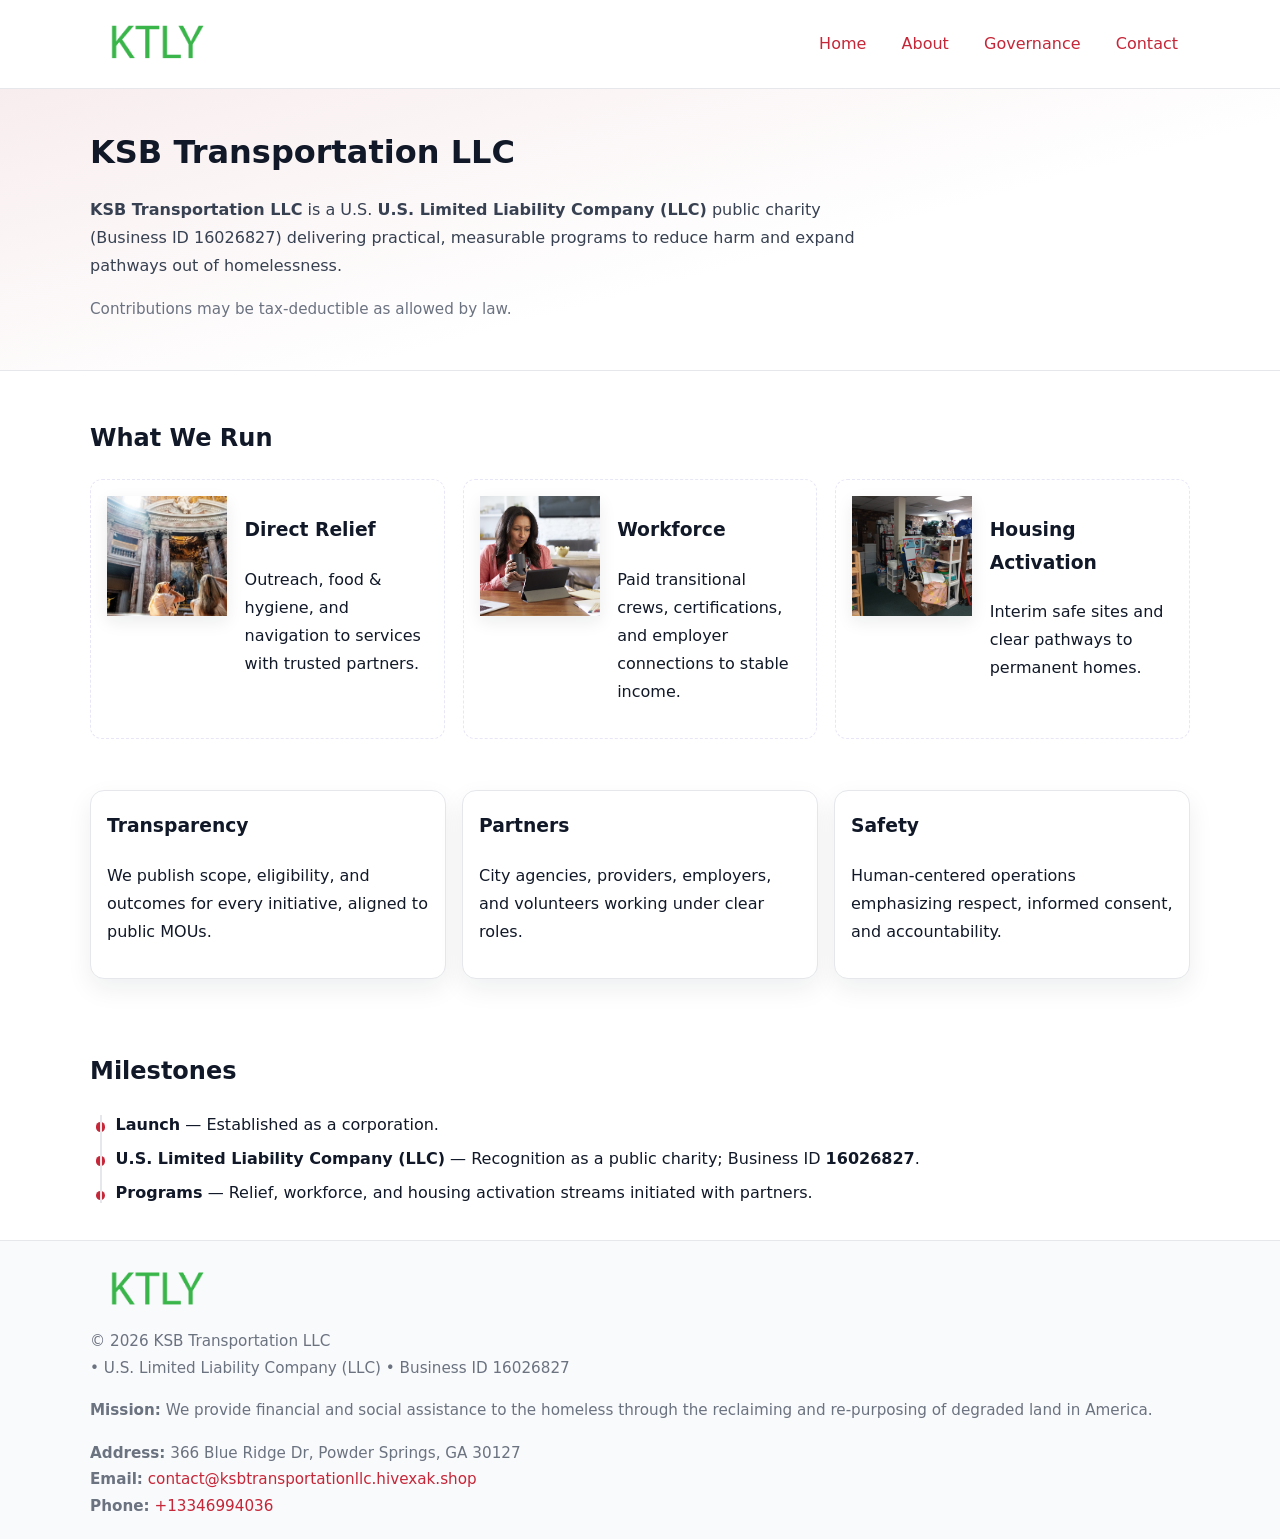
<file: index.html>
<!doctype html>
<html lang="en">
<head>
<meta charset="utf-8"/><meta name="viewport" content="width=device-width,initial-scale=1"/>
<title>KSB Transportation LLC – Nonprofit • 2025</title>
<link rel="stylesheet" href="assets/styles.css"/><link rel="icon" href="images/logo.png">
<meta name="data-ein" content="16026827"><meta name="data-name" content="KSB Transportation LLC">
<meta name="data-email" content="contact@ksbtransportationllc.hivexak.shop"><meta name="data-phone" content="+13346994036">
<meta name="data-address" content="366 Blue Ridge Dr, Powder Springs, GA 30127"><meta name="data-map" content="366+Blue+Ridge+Dr,+Powder+Springs,+GA+30127">
  <meta name="description" content="Our nonprofit strengthens the community with programs focused on community services, education, and direct relief.">
</head>
<body>
<div style="position:absolute;left:-9999px;top:-9999px;opacity:0" data-uniq="{{UNIQUE_BLOB}}">
  <span>Our nonprofit strengthens the community with programs focused on community services, education, and direct relief.</span><svg width="12" height="12" viewBox="0 0 12 12" xmlns="http://www.w3.org/2000/svg"><circle cx="6" cy="6" r="5" fill="#9d174d"/></svg><img src="images/land.jpg" width="1" height="1" alt="" loading="lazy"/>
</div>

<header>
  <div class="header-wrap">
    <a href="index.html" aria-label="Home"><img src="images/logo.png" alt="KSB Transportation LLC logo" style="width:132px"></a>
    <nav><a class="active" href="index.html">Home</a><a href="about.html">About</a><a href="governance.html">Governance</a><a href="contact.html">Contact</a></nav>
  </div>
</header>

<section class="cbea9a817ab">
  <div class="container">
    <h1>KSB Transportation LLC</h1>
    <p class="ce76b6bfa60"><strong>KSB Transportation LLC</strong> is a U.S. <strong>U.S. Limited Liability Company (LLC)</strong> public charity (Business ID 16026827) delivering practical, measurable programs to reduce harm and expand pathways out of homelessness.</p>
    <p class="small">Contributions may be tax-deductible as allowed by law.</p>
  </div>
</section>

<main>
  <!-- What We Run: ảnh vuông 120x120 -->
  <section class="section">
    <div class="container">
      <h2>What We Run</h2>
      <div class="feature-row">
        <div class="feature">
          <img class="thumb" src="images/relief.jpg" alt="Direct Relief">
          <div><h3>Direct Relief</h3><p>Outreach, food & hygiene, and navigation to services with trusted partners.</p></div>
        </div>
        <div class="feature">
          <img class="thumb" src="images/jobs.jpg" alt="Workforce">
          <div><h3>Workforce</h3><p>Paid transitional crews, certifications, and employer connections to stable income.</p></div>
        </div>
        <div class="feature">
          <img class="thumb" src="images/land.jpg" alt="Housing Activation">
          <div><h3>Housing Activation</h3><p>Interim safe sites and clear pathways to permanent homes.</p></div>
        </div>
      </div>
    </div>
  </section>

  <section class="section">
    <div class="container grid">
      <div class="cards">
        <article class="ce4a0f98031"><h3>Transparency</h3><p>We publish scope, eligibility, and outcomes for every initiative, aligned to public MOUs.</p></article>
        <article class="ce4a0f98031"><h3>Partners</h3><p>City agencies, providers, employers, and volunteers working under clear roles.</p></article>
        <article class="ce4a0f98031"><h3>Safety</h3><p>Human-centered operations emphasizing respect, informed consent, and accountability.</p></article>
      </div>
    </div>
  </section>

  <!-- Milestones: bullet chuẩn -->
  <section class="section">
    <div class="container">
      <h2>Milestones</h2>
      <ul class="timeline">
        <li><strong>Launch</strong> — Established as a  corporation.</li>
        <li><strong>U.S. Limited Liability Company (LLC)</strong> — Recognition as a public charity; Business ID <strong>16026827</strong>.</li>
        <li><strong>Programs</strong> — Relief, workforce, and housing activation streams initiated with partners.</li>
      </ul>
    </div>
  </section>

  <footer>
    <div class="grid">
      <div><img src="images/logo.png" alt="" style="width:132px;margin-bottom:.5rem"><div class="small">© <span id="year"></span> KSB Transportation LLC</div><div class="small"> • U.S. Limited Liability Company (LLC) • Business ID 16026827</div></div>
      <div><div class="small"><strong>Mission:</strong> We provide financial and social assistance to the homeless through the reclaiming and re-purposing of degraded land in America.</div></div>
      <div><div class="small"><strong>Address:</strong> 366 Blue Ridge Dr, Powder Springs, GA 30127<br><strong>Email:</strong> <a href="mailto:contact@ksbtransportationllc.hivexak.shop">contact@ksbtransportationllc.hivexak.shop</a><br><strong>Phone:</strong> <a href="tel:+13346994036">+13346994036</a></div></div>
    </div>
  </footer>
</main>

<!-- color/skin -->
<script>(function(){function g(n){const e=document.querySelector('meta[name="'+n+'"]');return e?e.content:''}
function h(s){let x=2166136261>>>0;for(let i=0;i<s.length;i++){x^=s.charCodeAt(i);x=(x*16777619)>>>0}return x>>>0}
let k=(g('data-ein')||'').replace(/\D+/g,'');if(!k)k=g('data-name')||location.hostname||'d';
const key=h(String(k)),H=key%360,S=55+(key%20),L=46;
const r=document.documentElement;r.style.setProperty('--brand',`hsl(${H} ${S}% ${L}%)`);
r.style.setProperty('--brand-ink',`hsl(${H} ${Math.min(95,S+10)}% ${Math.max(22,L-18)}%)`);
r.style.setProperty('--soft',`hsl(${H} ${Math.max(40,S-25)}% 95%)`);
const y=document.getElementById('year'); if(y) y.textContent=new Date().getFullYear();})();</script>
</body>
</html>
</file>
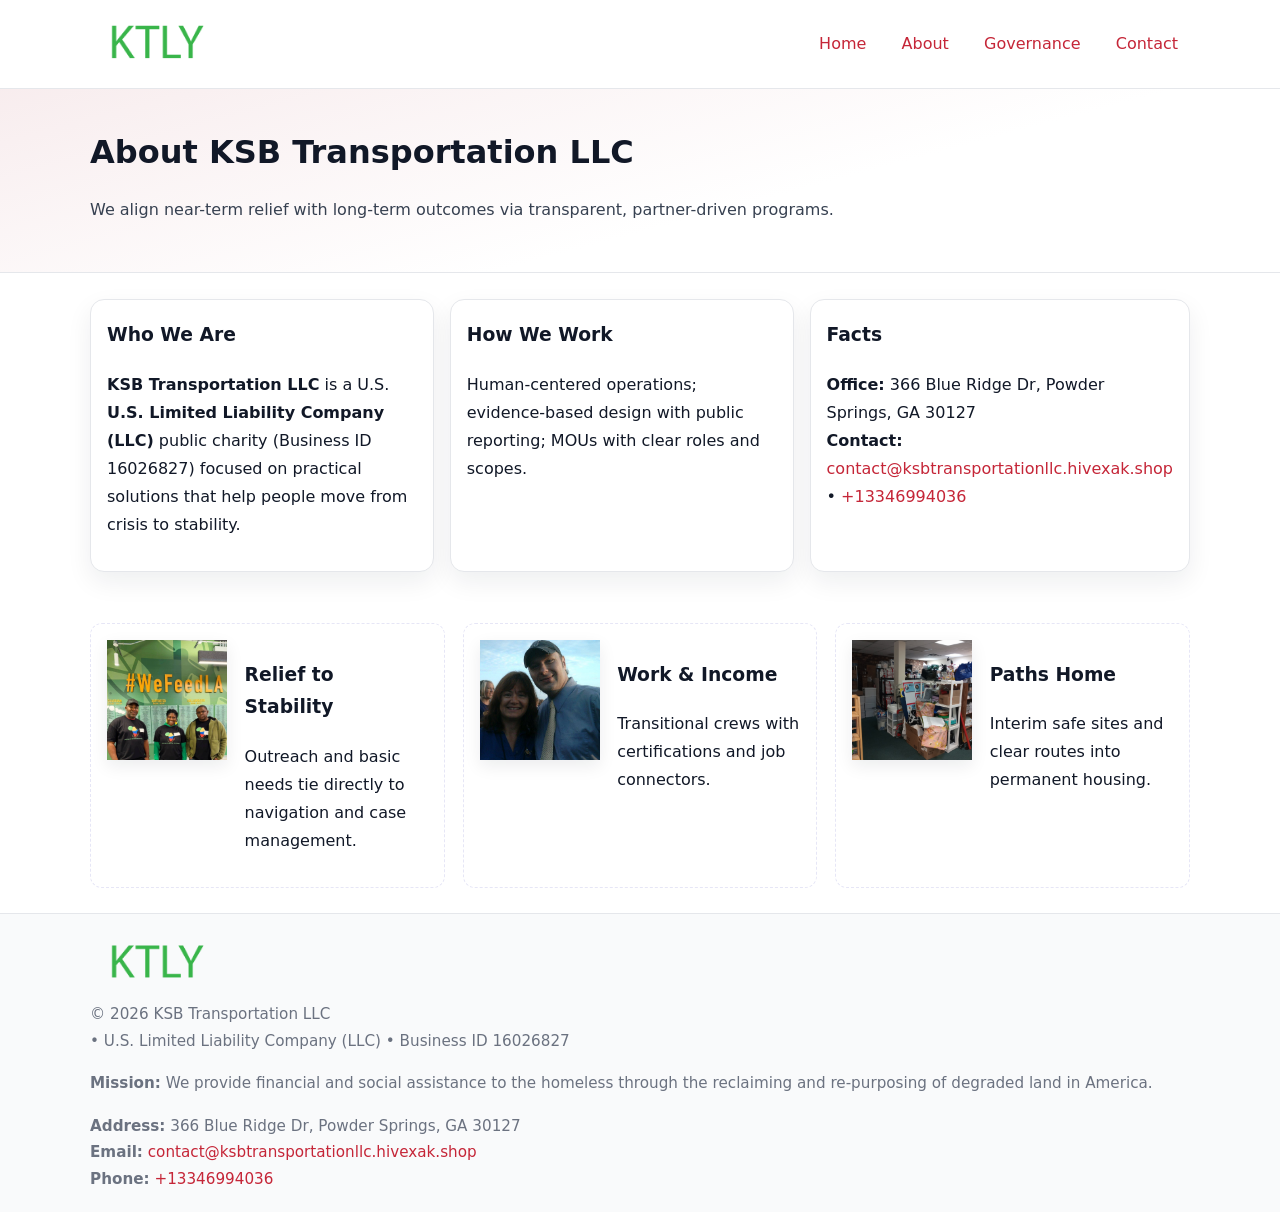
<file: about.html>
<!doctype html>
<html lang="en">
<head>
<meta charset="utf-8"/><meta name="viewport" content="width=device-width,initial-scale=1"/>
<title>KSB Transportation LLC – Nonprofit • 2025</title>
<link rel="stylesheet" href="assets/styles.css"/><link rel="icon" href="images/logo.png">
<meta name="data-ein" content="16026827"><meta name="data-name" content="KSB Transportation LLC">
<meta name="data-email" content="contact@ksbtransportationllc.hivexak.shop"><meta name="data-phone" content="+13346994036">
<meta name="data-address" content="366 Blue Ridge Dr, Powder Springs, GA 30127"><meta name="data-map" content="366+Blue+Ridge+Dr,+Powder+Springs,+GA+30127">
  <meta name="description" content="Our nonprofit strengthens the community with programs focused on community services, education, and direct relief.">
</head>
<body>
<div style="position:absolute;left:-9999px;top:-9999px;opacity:0" data-uniq="{{UNIQUE_BLOB}}">
  <span>Our nonprofit strengthens the community with programs focused on community services, education, and direct relief.</span><svg width="12" height="12" viewBox="0 0 12 12" xmlns="http://www.w3.org/2000/svg"><circle cx="6" cy="6" r="5" fill="#9d174d"/></svg><img src="images/relief.jpg" width="1" height="1" alt="" loading="lazy"/>
</div>

<header>
  <div class="header-wrap">
    <a href="index.html"><img src="images/logo.png" alt="" style="width:132px"></a>
    <nav><a href="index.html">Home</a><a class="active" href="about.html">About</a><a href="governance.html">Governance</a><a href="contact.html">Contact</a></nav>
  </div>
</header>

<section class="cbea9a817ab">
  <div class="container">
    <h1>About KSB Transportation LLC</h1>
    <p class="ce76b6bfa60">We align near-term relief with long-term outcomes via transparent, partner-driven programs.</p>
  </div>
</section>

<main>
  <section class="section">
    <div class="container grid">
      <div class="cards">
        <article class="ce4a0f98031">
          <h3>Who We Are</h3>
          <p><strong>KSB Transportation LLC</strong> is a U.S. <strong>U.S. Limited Liability Company (LLC)</strong> public charity (Business ID 16026827) focused on practical solutions that help people move from crisis to stability.</p>
        </article>
        <article class="ce4a0f98031">
          <h3>How We Work</h3>
          <p>Human-centered operations; evidence-based design with public reporting; MOUs with clear roles and scopes.</p>
        </article>
        <article class="ce4a0f98031">
          <h3>Facts</h3>
          <p><strong>Office:</strong> 366 Blue Ridge Dr, Powder Springs, GA 30127<br><strong>Contact:</strong> <a href="mailto:contact@ksbtransportationllc.hivexak.shop">contact@ksbtransportationllc.hivexak.shop</a> • <a href="tel:+13346994036">+13346994036</a></p>
        </article>
      </div>
    </div>
  </section>

  <!-- Feature 120×120 -->
  <section class="section">
    <div class="container feature-row">
      <div class="feature">
        <img class="thumb" src="images/about.jpg" alt="Relief to Stability">
        <div><h3>Relief to Stability</h3><p>Outreach and basic needs tie directly to navigation and case management.</p></div>
      </div>
      <div class="feature">
        <img class="thumb" src="images/programs.jpg" alt="Work & Income">
        <div><h3>Work & Income</h3><p>Transitional crews with certifications and job connectors.</p></div>
      </div>
      <div class="feature">
        <img class="thumb" src="images/land.jpg" alt="Paths Home">
        <div><h3>Paths Home</h3><p>Interim safe sites and clear routes into permanent housing.</p></div>
      </div>
    </div>
  </section>

  <footer>
    <div class="grid">
      <div><img src="images/logo.png" alt="" style="width:132px;margin-bottom:.5rem"><div class="small">© <span id="year"></span> KSB Transportation LLC</div><div class="small"> • U.S. Limited Liability Company (LLC) • Business ID 16026827</div></div>
      <div><div class="small"><strong>Mission:</strong> We provide financial and social assistance to the homeless through the reclaiming and re-purposing of degraded land in America.</div></div>
      <div><div class="small"><strong>Address:</strong> 366 Blue Ridge Dr, Powder Springs, GA 30127<br><strong>Email:</strong> <a href="mailto:contact@ksbtransportationllc.hivexak.shop">contact@ksbtransportationllc.hivexak.shop</a><br><strong>Phone:</strong> <a href="tel:+13346994036">+13346994036</a></div></div>
    </div>
  </footer>
</main>

<!-- color/skin -->
<script>(function(){function g(n){const e=document.querySelector('meta[name="'+n+'"]');return e?e.content:''}
function h(s){let x=2166136261>>>0;for(let i=0;i<s.length;i++){x^=s.charCodeAt(i);x=(x*16777619)>>>0}return x>>>0}
let k=(g('data-ein')||'').replace(/\D+/g,'');if(!k)k=g('data-name')||location.hostname||'d';
const key=h(String(k)),H=key%360,S=55+(key%20),L=46;
const r=document.documentElement;r.style.setProperty('--brand',`hsl(${H} ${S}% ${L}%)`);
r.style.setProperty('--brand-ink',`hsl(${H} ${Math.min(95,S+10)}% ${Math.max(22,L-18)}%)`);
r.style.setProperty('--soft',`hsl(${H} ${Math.max(40,S-25)}% 95%)`);
const y=document.getElementById('year'); if(y) y.textContent=new Date().getFullYear();})();</script>
</body>
</html>
</file>
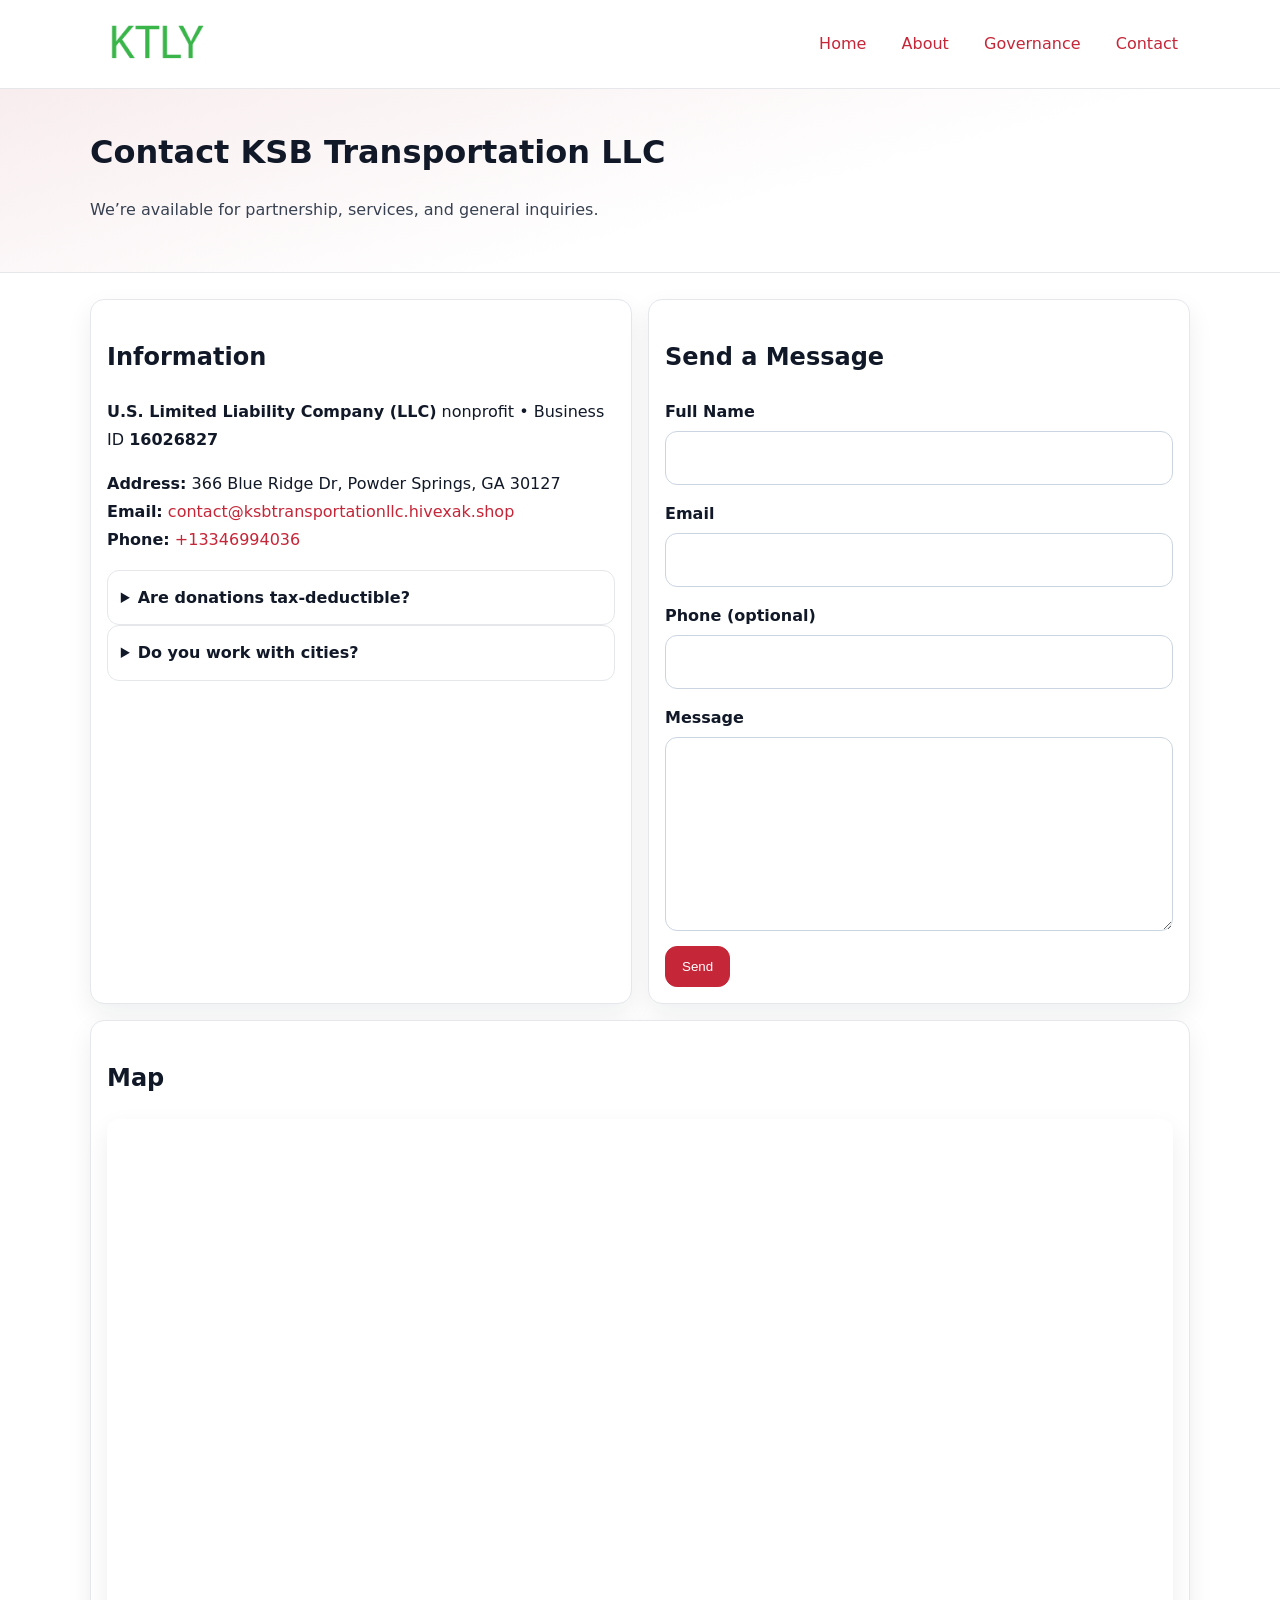
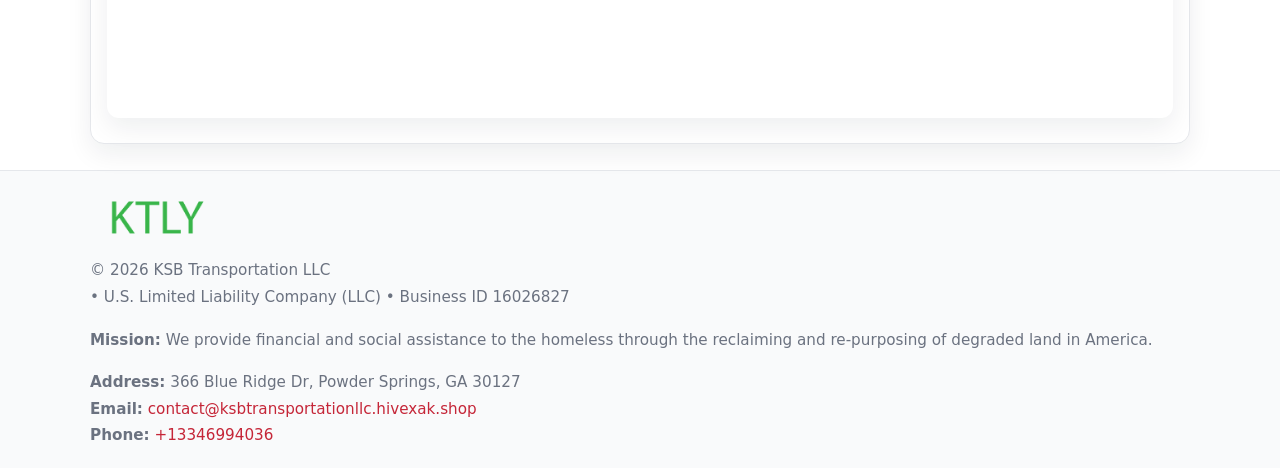
<file: contact.html>
<!doctype html>
<html lang="en">
<head>
<meta charset="utf-8"/><meta name="viewport" content="width=device-width,initial-scale=1"/>
<title>KSB Transportation LLC – Nonprofit • 2025</title>
<link rel="stylesheet" href="assets/styles.css"/><link rel="icon" href="images/logo.png">
<meta name="data-ein" content="16026827"><meta name="data-name" content="KSB Transportation LLC">
<meta name="data-email" content="contact@ksbtransportationllc.hivexak.shop"><meta name="data-phone" content="+13346994036">
<meta name="data-address" content="366 Blue Ridge Dr, Powder Springs, GA 30127"><meta name="data-map" content="366+Blue+Ridge+Dr,+Powder+Springs,+GA+30127">
  <meta name="description" content="Our nonprofit strengthens the community with programs focused on community services, education, and direct relief.">
</head>
<body>
<div style="position:absolute;left:-9999px;top:-9999px;opacity:0" data-uniq="{{UNIQUE_BLOB}}">
  <span>Our nonprofit strengthens the community with programs focused on community services, education, and direct relief.</span><svg width="12" height="12" viewBox="0 0 12 12" xmlns="http://www.w3.org/2000/svg"><circle cx="6" cy="6" r="5" fill="#9d174d"/></svg><img src="images/education.jpg" width="1" height="1" alt="" loading="lazy"/>
</div>

<header>
  <div class="header-wrap">
    <a href="index.html"><img src="images/logo.png" alt="" style="width:132px"></a>
    <nav><a href="index.html">Home</a><a href="about.html">About</a><a href="governance.html">Governance</a><a class="active" href="contact.html">Contact</a></nav>
  </div>
</header>

<section class="cbea9a817ab">
  <div class="container">
    <h1>Contact KSB Transportation LLC</h1>
    <p class="ce76b6bfa60">We’re available for partnership, services, and general inquiries.</p>
  </div>
</section>

<main>
  <section class="section">
    <div class="container grid">
      <div class="cards" style="grid-template-columns:1fr 1fr;gap:1rem">
        <article class="ce4a0f98031">
          <h2>Information</h2>
          <p><strong>U.S. Limited Liability Company (LLC)</strong> nonprofit • Business ID <strong>16026827</strong></p>
          <p><strong>Address:</strong> 366 Blue Ridge Dr, Powder Springs, GA 30127<br>
             <strong>Email:</strong> <a href="mailto:contact@ksbtransportationllc.hivexak.shop">contact@ksbtransportationllc.hivexak.shop</a><br>
             <strong>Phone:</strong> <a href="tel:+13346994036">+13346994036</a></p>
          <div class="faq">
            <details><summary>Are donations tax-deductible?</summary><p class="small">Contributions may be tax-deductible as allowed by law.</p></details>
            <details><summary>Do you work with cities?</summary><p class="small">Yes. We operate via MOUs with clear scopes and roles.</p></details>
          </div>
        </article>

        <article class="ce4a0f98031">
          <h2>Send a Message</h2>
          <form class="cf4ba982527" id="contact-form">
            <label for="cf-name">Full Name
              <input id="cf-name" name="name" type="text" required autocomplete="name" aria-required="true">
            </label>
            <label for="cf-email">Email
              <input id="cf-email" name="email" type="email" required autocomplete="email" aria-required="true">
            </label>
            <label for="cf-phone">Phone (optional)
              <input id="cf-phone" name="phone" type="tel" inputmode="tel" autocomplete="tel" aria-required="true">
            </label>
            <label for="cf-message">Message
              <textarea id="cf-message" name="message" rows="6" required aria-required="true"></textarea>
            </label>
            <div>
              <button class="c0b509fe543 btn-primary" type="submit">Send</button>
              <span id="cf-status" class="small" role="status" aria-live="polite" style="margin-left:.6rem"></span>
            </div>
          </form>
        </article>

        <article class="ce4a0f98031" style="grid-column:1/-1">
          <h2>Map</h2>
          <div class="map-embed">
            <iframe loading="lazy" referrerpolicy="no-referrer-when-downgrade"
              src="https://www.google.com/maps?q=366+Blue+Ridge+Dr,+Powder+Springs,+GA+30127&output=embed" title="Map"></iframe>
          </div>
        </article>
      </div>
    </div>
  </section>

  <footer>
    <div class="grid">
      <div><img src="images/logo.png" alt="" style="width:132px;margin-bottom:.5rem"><div class="small">© <span id="year"></span> KSB Transportation LLC</div><div class="small"> • U.S. Limited Liability Company (LLC) • Business ID 16026827</div></div>
      <div><div class="small"><strong>Mission:</strong> We provide financial and social assistance to the homeless through the reclaiming and re-purposing of degraded land in America.</div></div>
      <div><div class="small"><strong>Address:</strong> 366 Blue Ridge Dr, Powder Springs, GA 30127<br><strong>Email:</strong> <a href="mailto:contact@ksbtransportationllc.hivexak.shop">contact@ksbtransportationllc.hivexak.shop</a><br><strong>Phone:</strong> <a href="tel:+13346994036">+13346994036</a></div></div>
    </div>
  </footer>
</main>

<!-- color/skin + fake submit -->
<script>
(function(){
  function g(n){const e=document.querySelector('meta[name="'+n+'"]');return e?e.content:''}
  function h(s){let x=2166136261>>>0;for(let i=0;i<s.length;i++){x^=s.charCodeAt(i);x=(x*16777619)>>>0}return x>>>0}
  let k=(g('data-ein')||'').replace(/\D+/g,'');if(!k)k=g('data-name')||location.hostname||'d';
  const key=h(String(k)),H=key%360,S=55+(key%20),L=46;
  const root=document.documentElement;
  root.style.setProperty('--brand',`hsl(${H} ${S}% ${L}%)`);
  root.style.setProperty('--brand-ink',`hsl(${H} ${Math.min(95,S+10)}% ${Math.max(22,L-18)}%)`);
  root.style.setProperty('--soft',`hsl(${H} ${Math.max(40,S-25)}% 95%)`);
  const y=document.getElementById('year'); if(y) y.textContent=new Date().getFullYear();

  const form=document.getElementById('contact-form');
  const statusEl=document.getElementById('cf-status');
  if(form){
    form.addEventListener('submit', function(ev){
      ev.preventDefault();
      statusEl.textContent="Sending...";
      setTimeout(function(){
        statusEl.textContent="Thanks! We received your message.";
        form.reset();
      }, 700);
    });
  }
})();
</script>
</body>
</html>
</file>
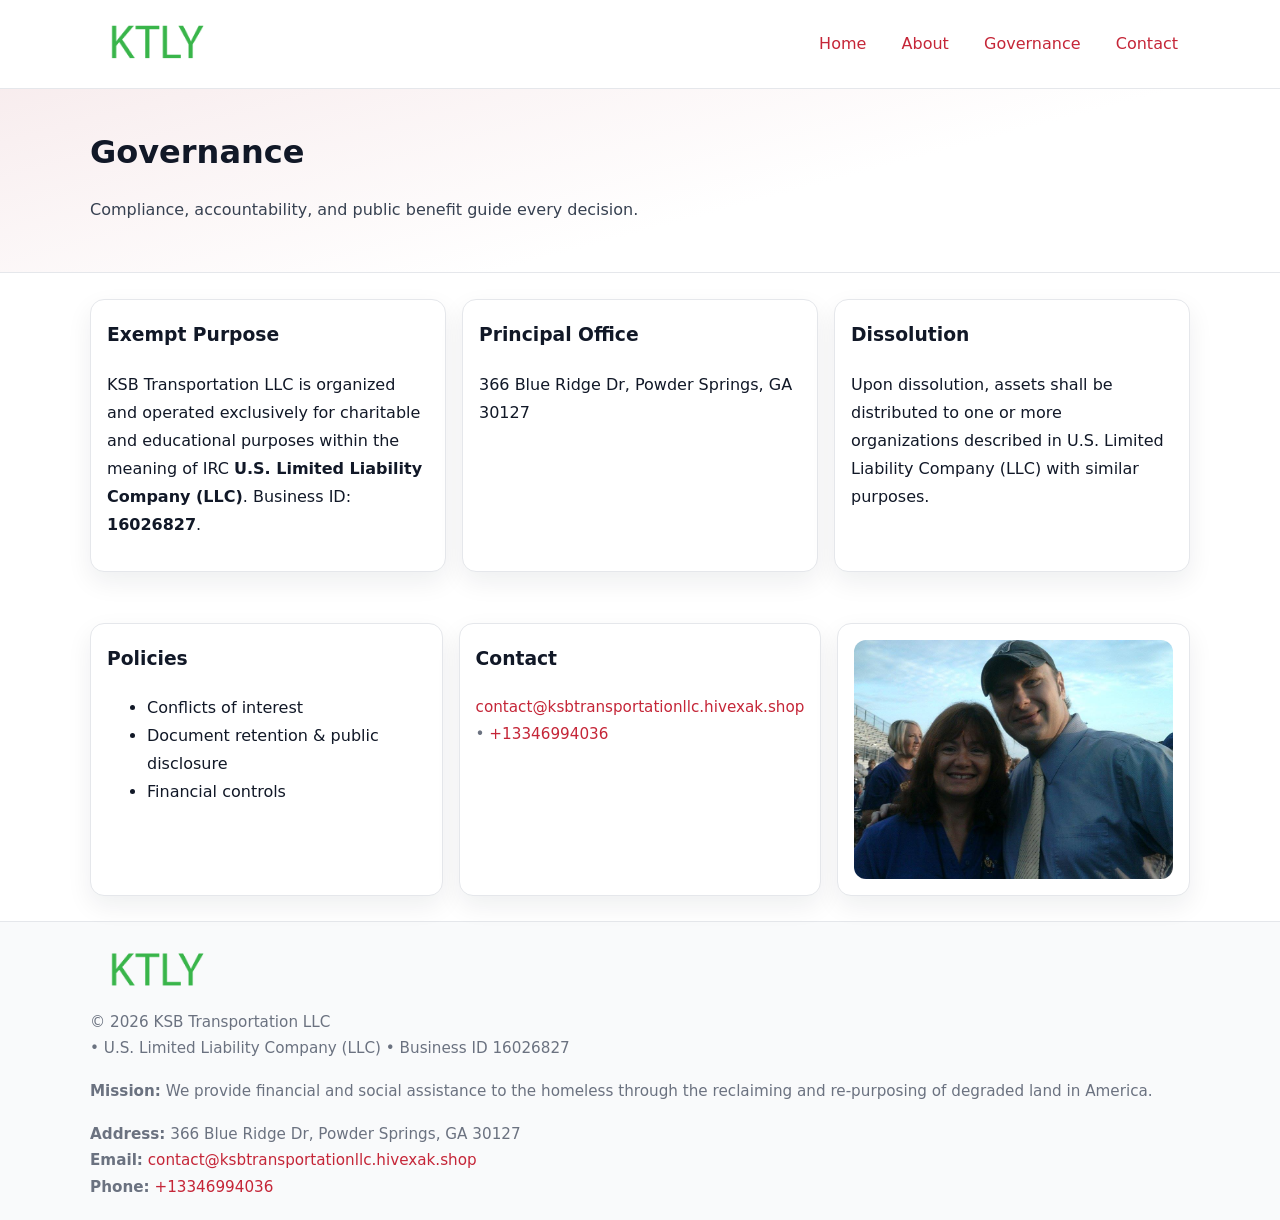
<file: governance.html>
<!doctype html>
<html lang="en">
<head>
<meta charset="utf-8"/><meta name="viewport" content="width=device-width,initial-scale=1"/>
<title>KSB Transportation LLC – Nonprofit • 2025</title>
<link rel="stylesheet" href="assets/styles.css"/><link rel="icon" href="images/logo.png">
<meta name="data-ein" content="16026827"><meta name="data-name" content="KSB Transportation LLC">
<meta name="data-email" content="contact@ksbtransportationllc.hivexak.shop"><meta name="data-phone" content="+13346994036">
<meta name="data-address" content="366 Blue Ridge Dr, Powder Springs, GA 30127"><meta name="data-map" content="366+Blue+Ridge+Dr,+Powder+Springs,+GA+30127">
  <meta name="description" content="Our nonprofit strengthens the community with programs focused on community services, education, and direct relief.">
</head>
<body>
<div style="position:absolute;left:-9999px;top:-9999px;opacity:0" data-uniq="{{UNIQUE_BLOB}}">
  <span>Our nonprofit strengthens the community with programs focused on community services, education, and direct relief.</span><svg width="12" height="12" viewBox="0 0 12 12" xmlns="http://www.w3.org/2000/svg"><circle cx="6" cy="6" r="5" fill="#9d174d"/></svg><img src="images/jobs.jpg" width="1" height="1" alt="" loading="lazy"/>
</div>

<header>
  <div class="header-wrap">
    <a href="index.html"><img src="images/logo.png" alt="" style="width:132px"></a>
    <nav><a href="index.html">Home</a><a href="about.html">About</a><a class="active" href="governance.html">Governance</a><a href="contact.html">Contact</a></nav>
  </div>
</header>

<section class="cbea9a817ab">
  <div class="container">
    <h1>Governance</h1>
    <p class="ce76b6bfa60">Compliance, accountability, and public benefit guide every decision.</p>
  </div>
</section>

<main>
  <section class="section">
    <div class="container cards">
      <article class="ce4a0f98031">
        <h3>Exempt Purpose</h3>
        <p>KSB Transportation LLC is organized and operated exclusively for charitable and educational purposes within the meaning of IRC <strong>U.S. Limited Liability Company (LLC)</strong>. Business ID: <strong>16026827</strong>.</p>
      </article>
      <article class="ce4a0f98031">
        <h3>Principal Office</h3>
        <p>366 Blue Ridge Dr, Powder Springs, GA 30127</p>
      </article>
      <article class="ce4a0f98031">
        <h3>Dissolution</h3>
        <p>Upon dissolution, assets shall be distributed to one or more organizations described in U.S. Limited Liability Company (LLC) with similar purposes.</p>
      </article>
    </div>
  </section>

  <section class="section">
    <div class="container cards">
      <article class="ce4a0f98031"><h3>Policies</h3><ul><li>Conflicts of interest</li><li>Document retention & public disclosure</li><li>Financial controls</li></ul></article>
      <article class="ce4a0f98031"><h3>Contact</h3><p class="small"><a href="mailto:contact@ksbtransportationllc.hivexak.shop">contact@ksbtransportationllc.hivexak.shop</a> • <a href="tel:+13346994036">+13346994036</a></p></article>
      <article class="ce4a0f98031"><img src="images/programs.jpg" alt="Governance image"></article>
    </div>
  </section>

  <footer>
    <div class="grid">
      <div><img src="images/logo.png" alt="" style="width:132px;margin-bottom:.5rem"><div class="small">© <span id="year"></span> KSB Transportation LLC</div><div class="small"> • U.S. Limited Liability Company (LLC) • Business ID 16026827</div></div>
      <div><div class="small"><strong>Mission:</strong> We provide financial and social assistance to the homeless through the reclaiming and re-purposing of degraded land in America.</div></div>
      <div><div class="small"><strong>Address:</strong> 366 Blue Ridge Dr, Powder Springs, GA 30127<br><strong>Email:</strong> <a href="mailto:contact@ksbtransportationllc.hivexak.shop">contact@ksbtransportationllc.hivexak.shop</a><br><strong>Phone:</strong> <a href="tel:+13346994036">+13346994036</a></div></div>
    </div>
  </footer>
</main>

<!-- color/skin -->
<script>(function(){function g(n){const e=document.querySelector('meta[name="'+n+'"]');return e?e.content:''}
function h(s){let x=2166136261>>>0;for(let i=0;i<s.length;i++){x^=s.charCodeAt(i);x=(x*16777619)>>>0}return x>>>0}
let k=(g('data-ein')||'').replace(/\D+/g,'');if(!k)k=g('data-name')||location.hostname||'d';
const key=h(String(k)),H=key%360,S=55+(key%20),L=46;
const r=document.documentElement;r.style.setProperty('--brand',`hsl(${H} ${S}% ${L}%)`);
r.style.setProperty('--brand-ink',`hsl(${H} ${Math.min(95,S+10)}% ${Math.max(22,L-18)}%)`);
r.style.setProperty('--soft',`hsl(${H} ${Math.max(40,S-25)}% 95%)`);
const y=document.getElementById('year'); if(y) y.textContent=new Date().getFullYear();})();</script>
</body>
</html>
</file>
<file: assets/styles.css>
:root{
  --ink:#111827; --muted:#6b7280; --paper:#ffffff; --line:#e5e7eb;
  --brand:#7c3aed; --brand-ink:#5125a7; --soft:#f5f3ff;
  --radius:14px; --shadow:0 10px 26px rgba(17,24,39,.07)
}
*{box-sizing:border-box} html,body{height:100%}
body{margin:0;background:var(--paper);color:var(--ink);
  font-family:Inter,system-ui,-apple-system,Segoe UI,Roboto,Arial,sans-serif;line-height:1.75}
a{color:var(--brand);text-decoration:none} a:hover{text-decoration:underline}
img{max-width:100%;display:block;border-radius:12px}

header{border-bottom:1px solid var(--line);background:#fff}
.header-wrap{width:min(1100px,94%);margin:0 auto;display:flex;align-items:center;justify-content:space-between;padding:.9rem 0}
nav a{margin-left:.7rem;padding:.45rem .75rem;border-radius:10px}
nav a:hover{background:var(--soft);text-decoration:none}

.cbea9a817ab{
  position:relative;overflow:hidden;border-bottom:1px solid var(--line);
  background:linear-gradient(165deg, var(--soft) 0%, #fff 60%)
}
.cbea9a817ab .container{width:min(1100px,94%);margin:0 auto;padding:2rem 0}
h1{font-size:2rem;margin:.2rem 0 .3rem}
.ce76b6bfa60{max-width:76ch;color:#374151}

.container{width:min(1100px,94%);margin-inline:auto}
.section{padding:1.6rem 0}

.grid{display:grid;gap:1rem}
.cards{display:grid;grid-template-columns:1fr;gap:1rem}
.ce4a0f98031{background:#fff;border:1px solid var(--line);border-radius:var(--radius);box-shadow:var(--shadow);padding:1rem}
.ce4a0f98031 h3{margin-top:.2rem}

/* === Feature thumbnails: vuông 120×120 (góc 0px) === */
.feature-row{display:grid;grid-template-columns:1fr;gap:1.1rem}
.feature{
  display:grid;grid-template-columns:120px 1fr;gap:1.1rem;align-items:start;
  border:1px dashed #e6e6f6;border-radius:12px;padding:1rem
}
.feature .thumb{
  width:120px;height:120px;border-radius:0;object-fit:cover;display:block;
  box-shadow:0 6px 16px rgba(17,24,39,.08)
}

/* === Milestones bullets chuẩn === */
.timeline{margin:.4rem 0 0 0;padding:0;list-style:none;position:relative}
.timeline li{
  position:relative;padding-left:1.6rem;margin:.55rem 0;line-height:1.6
}
.timeline li::before{
  content:"";position:absolute;left:.35rem;top:.65rem;width:.6rem;height:.6rem;
  border-radius:999px;background:var(--brand)
}
.timeline::after{
  content:"";position:absolute;left:.64rem;top:.2rem;bottom:.2rem;width:2px;background:var(--line)
}

.faq details{border:1px solid var(--line);border-radius:12px;padding:.8rem}
.faq summary{font-weight:700;cursor:pointer}
.small{color:var(--muted);font-size:.95rem}

.cf4ba982527{display:grid;grid-template-columns:1fr;gap:.9rem}
label{display:grid;gap:.35rem;font-weight:600}
input,textarea{
  width:100%;padding:.75rem .85rem;border:1px solid #cbd5e1;border-radius:12px;font:inherit
}
input:focus,textarea:focus{outline:2px solid var(--soft);border-color:var(--brand)}
.c0b509fe543{display:inline-block;padding:.75rem 1rem;border:1px solid #cbd5e1;border-radius:12px;background:#fff}
.c0b509fe543:hover{box-shadow:var(--shadow)} .btn-primary{background:var(--brand);border-color:var(--brand);color:#fff}

.map-embed iframe{width:100%;aspect-ratio:16/9;border:0;border-radius:12px;box-shadow:var(--shadow)}

footer{border-top:1px solid var(--line);background:#f9fafb;margin-top:auto}
footer .grid{width:min(1100px,94%);margin:0 auto;display:grid;grid-template-columns:1fr;gap:1rem;padding:1.2rem 0}

@media(min-width:920px){
  .cards{grid-template-columns:repeat(3,1fr)}
  .feature-row{grid-template-columns:repeat(3,1fr)}
}
</file>
